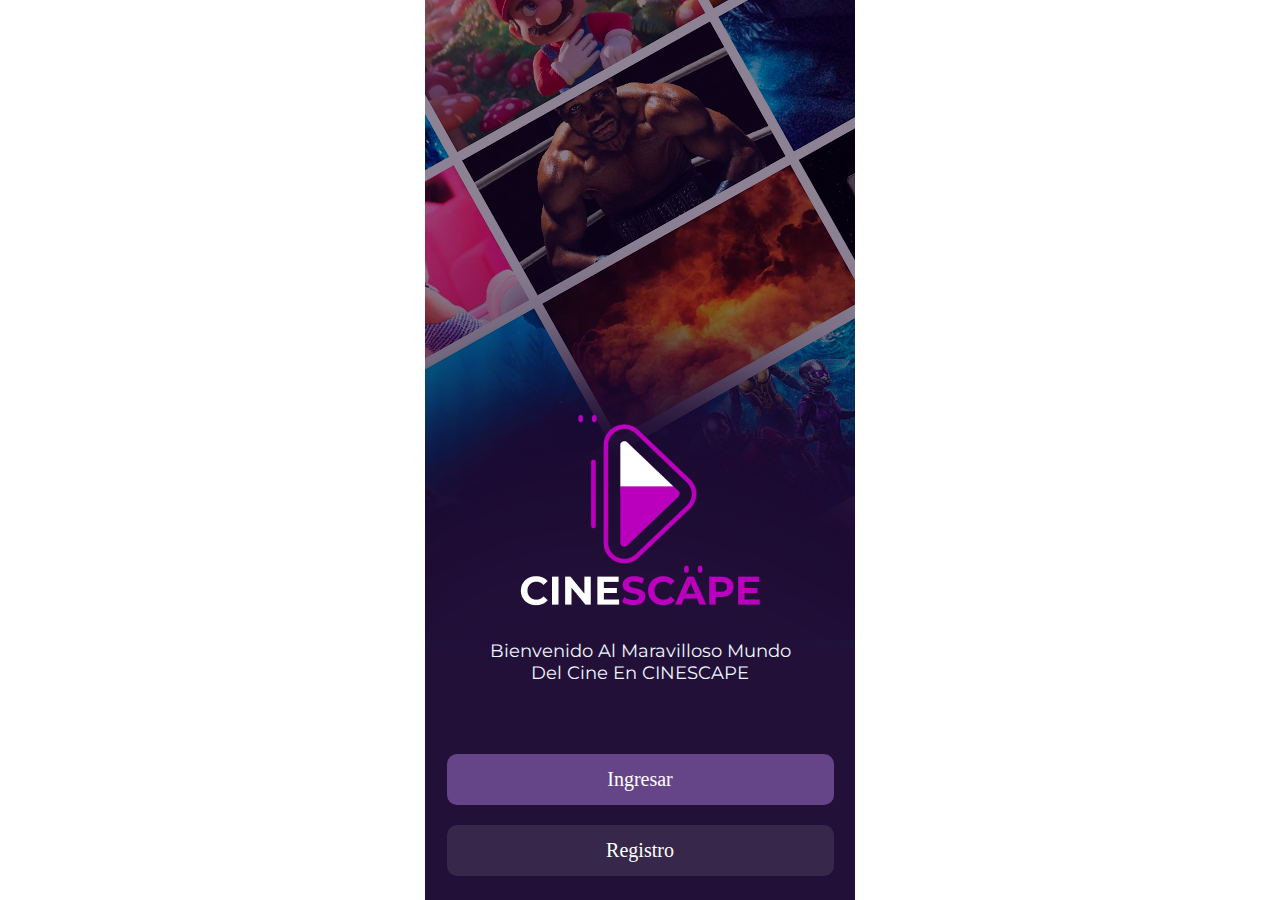
<file: index.html>
<!DOCTYPE html>
<html lang="en">
<head>
    <meta charset="UTF-8">
    <meta name="viewport" content="width=device-width, initial-scale=charset">
    <title>CINESCAPE</title>
    <link rel="stylesheet" href="css/styles.css">
</head>
<body>
    <section id="con-inicio">
    <div class="header">
        <a href="index.html" id="logo"> <img src="img/Logo.png" alt=""></a>
        <p>Bienvenido Al Maravilloso Mundo Del Cine En CINESCAPE</p>
        <a href="home.html" class="btn-principal">Ingresar</a>
        <a href="registro.html" class="btn-secundario">Registro</a>
    </div>
    </section>
    <script src="js/main.js"></script>
    
</body>
</html>
</file>
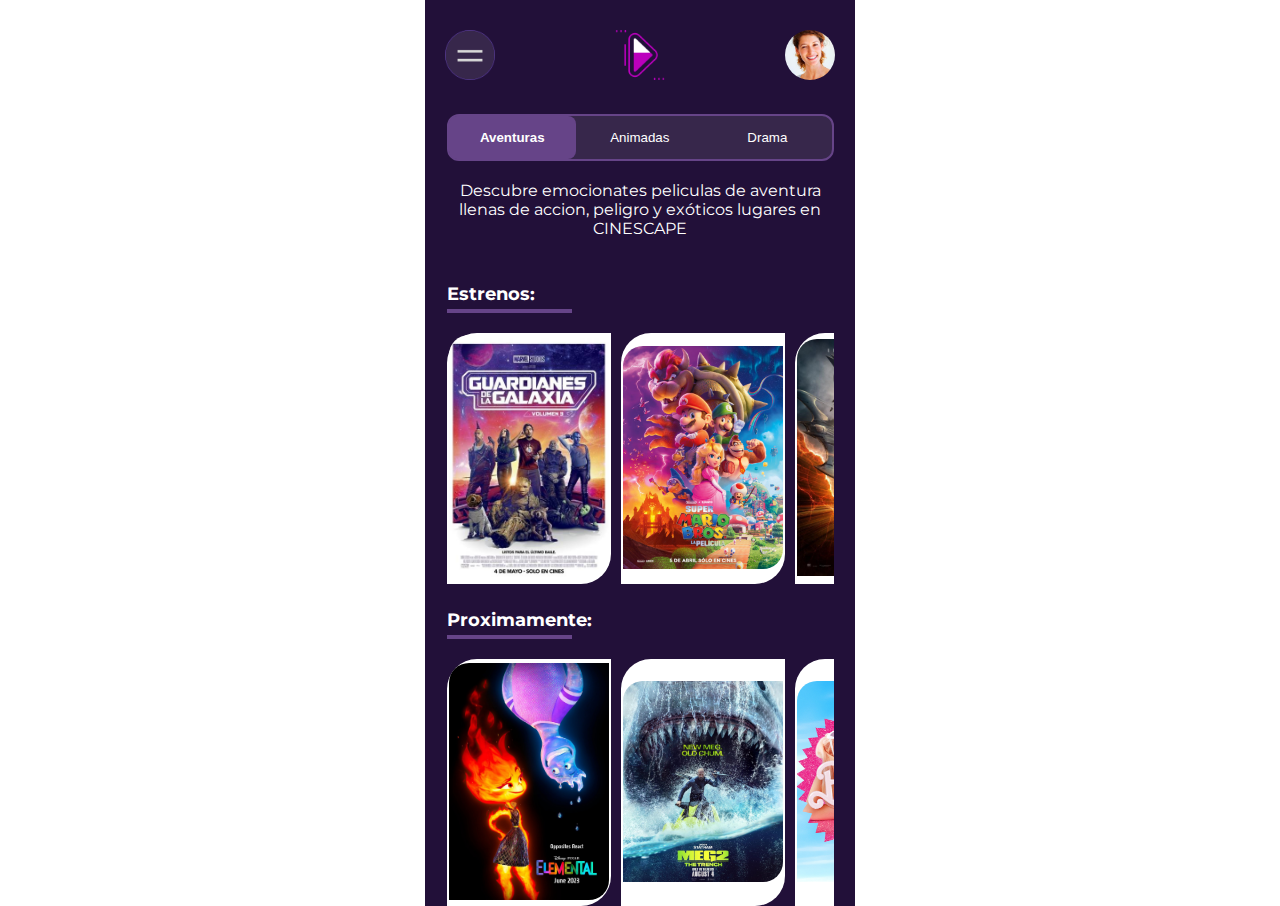
<file: home.html>
<!DOCTYPE html>
<html lang="en">
<head>
    <meta charset="UTF-8">
    <meta name="viewport" content="width=device-width, initial-scale=charset">
    <title>CINESCAPE | INICIO</title>
    <link rel="stylesheet" href="css/styles.css">
</head>
<body>
    <section id="con-home">
        <div id="panel-lateral">
            <button onclick="Panel()">
            <img src="img/menu.png" alt="Icon Menu">
            </button>
            <h2>Editar Mi Cuenta</h2>
            <hr>
            <ul>
                <a href="home.html">-Home</a>
                <a href="#">-Aventuras</a>
                <a href="#">-Animadas</a>
                <a href="#">-Drama</a>
                <a href="#">-Comedia</a>
                <a href="#">-Ficción</a>
                <a href="#">-Nacionales</a>
            </ul>
            <a class="cerrarSesion" href="index.html">Cerrar Sesión</a>
        </div>
        <div class="header">
            <a href="#" onclick="Panel()"><img src="img/menu.png" alt="Icon Menu"></a>
            <a href="#"><img src="img/icon-logo.png" alt="Icon Menu"></a>
            <a href="#"><img src="img/user.png" alt="Icon Menu"></a>
        </div>
        <div class="filtros">
            <button class="active">Aventuras</button>
            <button>Animadas</button>
            <button>Drama</button>
        </div>
        <p id="copy-category">
            Descubre emocionates peliculas de aventura llenas de accion, peligro y exóticos lugares en CINESCAPE 
        </p>

        <div id="cont-aventuras">
            <h2>Estrenos:</h2>
            <hr>
            <div class="cont-caratulas">
                <button class="caratula" onclick="abrirPelicula()">
                    <img src="img/guardianes3.jpg" alt="">
                </button>
                <button class="caratula" onclick="abrirPelicula1()">
                    <img src="img/mariobros.jpg" alt="">
                </button>
                <button class="caratula" onclick="abrirPelicula2()" >
                    <img src="img/flash.jpg" alt="">
                </button>
                <button class="caratula" onclick="abrirPelicula6()" >
                    <img src="img/Trolls_3.jpg" alt="">
                </button>
            </div>
        </div>
        <div id="cont-aventuras">
            <h2>Proximamente:</h2>
            <hr>
            <div class="cont-caratulas">
                <button class="caratula" onclick="abrirPelicula3()">
                    <img src="img/Elemental.jpg" alt="">
                </button>
                <button class="caratula" onclick="abrirPelicula4()">
                    <img src="img/megalodon.jpg" alt="">
                </button>
                <button class="caratula" onclick="abrirPelicula5()">
                    <img src="img/barbie.jpeg" alt="">
                </button>
                <button class="caratula" onclick="abrirPelicula7()" >
                    <img src="img/wonka_drama.jpg" alt="">
                </button>
            </div>
        </div>
        
        
        <div id="modal-pelicula">
            <button onclick="abrirPelicula()" class="modal" >X</button>
            <img src="img/guardianes3.jpg" class="caratula-img" alt="Guardianes">
            <img src="img/boton_play1.png" class="btn-play" alt="Boton Play">
            <h2>Guardianes de <br> la Galaxia 
            </h2>
            <p>Estreno: 04-Mayo-2023</p>
            <p>Accion/Aventura</p>
            <p>Aunque sigue afectado por la pérdida de Gamora, Peter Quill debe reunir a su equipo para defender el universo de una nueva amenaza o, en caso de fracasar, será el final de los Guardianes.</p>
        </div>

        <div id="modal-pelicula1">
            <button onclick="abrirPelicula1()" class="modal" >X</button>
            <img src="img/mariobros.jpg" class="caratula-img" alt="Mario Bros">
            <img src="img/boton_play1.png" class="btn-play" alt="Boton Play">
            <h2>Super Mario <br>
                Bros. La Pelicula 
            </h2>
            <p>Estreno: 06-Abril-2023</p>
            <p>Accion/Comedia</p>
            <p>Dos hermanos plomeros, Mario y Luigi, caen por las alcantarillas y llegan a un mundo subterráneo mágico en el que deben enfrentarse al malvado Bowser para rescatar a la princesa Peach, quien ha sido forzada a aceptar casarse con él.</p>
        </div>
        <div id="modal-pelicula2">
            <button onclick="abrirPelicula2()" class="modal">X</button>
            <img src="img/flash.jpg" class="caratula-img" alt="Flash">
            <img src="img/boton_play1.png" class="btn-play" alt="Boton Play">
            <h2>Flash<br>
                La Pelicula 
            </h2>
            <p>Estreno: 16-Junio-2023</p>
            <p>Accion/Fantasía</p>
            <p>Flash viaja a través del tiempo para evitar el asesinato de su madre, pero, sin saberlo, provoca una serie de cambios que originan la creación de un multiverso.</p>
        </div>

        <div id="modal-pelicula3">
            <button onclick="abrirPelicula3()" class="modal">X</button>
            <img src="img/Elemental.jpg" class="caratula-img" alt="Elementos">
            <img src="img/boton_play1.png" class="btn-play" alt="Boton Play">
            <h2>Elementos<br>
                La Pelicula 
            </h2>
            <p>Estreno: 16-Junio-2023</p>
            <p>Infantil/Romance</p>
            <p>En una ciudad en la que los elementos de fuego, agua, tierra y aire viven en distritos separados, una chica de fuego y un chico de agua descubren que, aunque la sociedad les diga lo contrario, tienen muchas cosas en común.</p>
        </div>

        <div id="modal-pelicula4">
            <button onclick="abrirPelicula4()" class="modal">X</button>
            <img src="img/megalodon.jpg" class="caratula-img" alt="Megalodon">
            <img src="img/boton_play1.png" class="btn-play" alt="Boton Play">
            <h2>Megalodón 2: El Gran<br>
                Abismo
            </h2>
            <p>Estreno: 04-Agosto-2023</p>
            <p>Acción/Ciencia ficción</p>
            <p>Jonas Taylor lidera un equipo de investigación en las profundidades del océano. Acorralados por colosales tiburones prehistóricos y despiadados bandidos, los científicos intentan sobrevivir a toda costa.</p>
        </div>

        <div id="modal-pelicula5">
            <button onclick="abrirPelicula5()" class="modal">X</button>
            <img src="img/barbie.jpeg" class="caratula-img" alt="barbie">
            <img src="img/boton_play1.png" class="btn-play" alt="Boton Play">
            <h2>Barbie<br>
                La Pelicula 
            </h2>
            <p>Estreno: 20-Julio-2023</p>
            <p>Comedia/Fantasía</p>
            <p>Después de ser expulsada de Barbieland por no ser una muñeca de aspecto perfecto, Barbie parte hacia el mundo humano para encontrar la verdadera felicidad.</p>
        </div>
        <div id="modal-pelicula6">
            <button onclick="abrirPelicula6()" class="modal">X</button>
            <img src="img/Trolls_3.jpg" class="caratula-img" alt="Trolls">
            <img src="img/boton_play1.png" class="btn-play" alt="Boton Play">
            <h2>Trolls 3: se armó<br>
                la banda 
            </h2>
            <p>Estreno: 17-Noviembre-2023</p>
            <p>Infantil/Comedia</p>
            <p>Branch y Poppy emprenden un viaje para salvar a Floyd, el hermano de Branch, al que ha secuestrado una pareja de villanos estrellas del pop.</p>
        </div>
        <div id="modal-pelicula7">
            <button onclick="abrirPelicula7()" class="modal">X</button>
            <img src="img/wonka_drama.jpg" class="caratula-img" alt="wonka">
            <img src="img/boton_play1.png" class="btn-play" alt="Boton Play">
            <h2>Wonka<br>
                La Pelicula 
            </h2>
            <p>Estreno: 06-Diciembre-2023</p>
            <p>Infantil/Fantasía</p>
            <p>Armado únicamente con muchos sueños y ganas de aventura, el joven chocolatero Willy Wonka conoce a los oompa-loompas y se dispone a cambiar el mundo.Armado únicamente con muchos sueños y ganas de aventura, el joven chocolatero Willy Wonka conoce a los oompa-loompas y se dispone a cambiar el mundo.
            </p>
        </div>

    </section>
    <script src="js/main.js"></script>
    
</body>
</html>
</file>
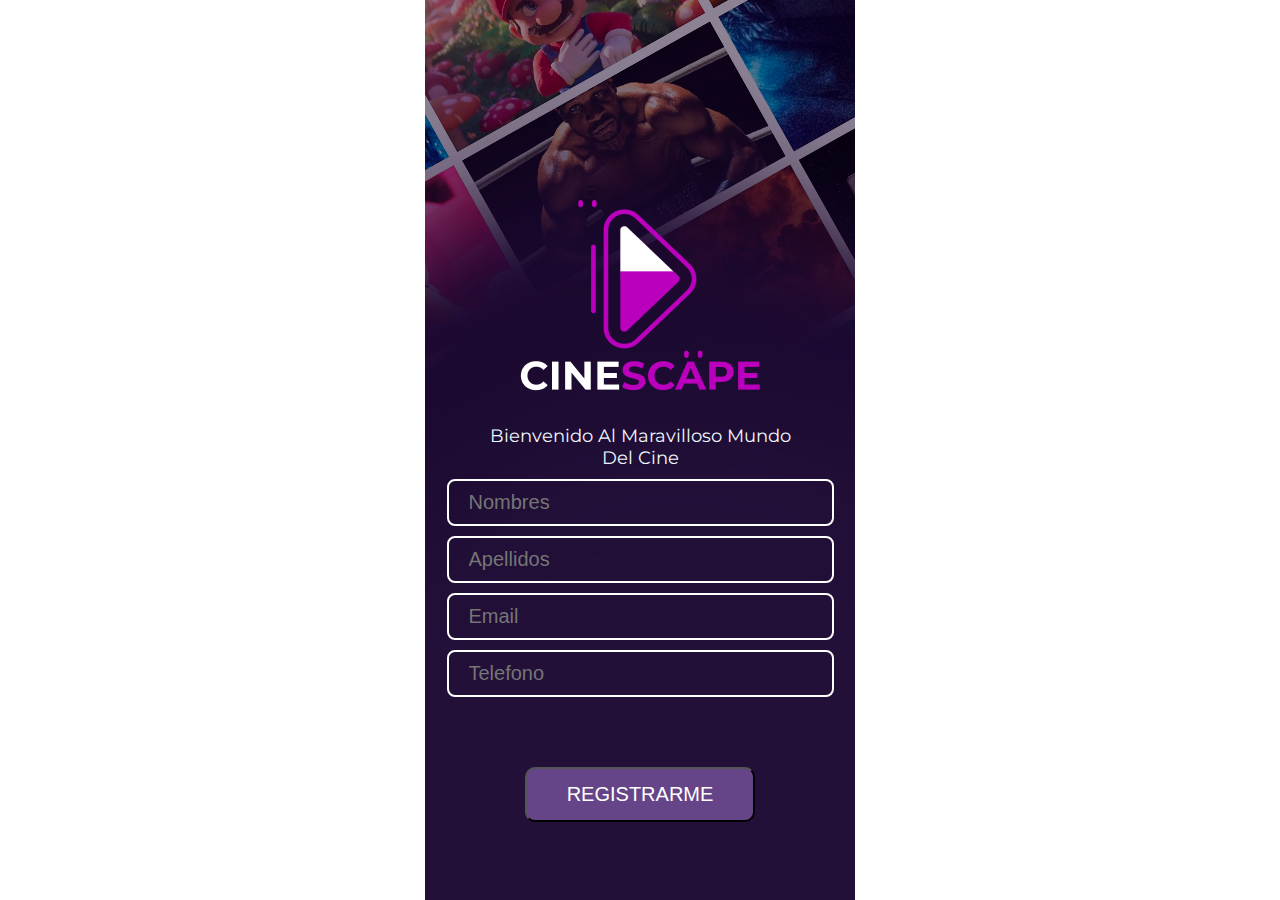
<file: registro.html>
<!DOCTYPE html>
<html lang="en">
<head>
    <meta charset="UTF-8">
    <meta name="viewport" content="width=device-width, initial-scale=charset">
    <title>CINESCAPE | REGISTRO</title>
    <link rel="stylesheet" href="css/styles.css">
</head>
<body>
    <section id="con-registro">
        <a href="index.html" id="logo"> <img src="img/Logo.png" alt=""></a>
        <p>Bienvenido Al Maravilloso Mundo Del Cine</p>

        <form action="">
            <input type="text" placeholder="Nombres">
            <input type="text" placeholder="Apellidos">
            <input type="email" placeholder="Email">
            <input type="text" placeholder="Telefono">
        </form>

        <button class="btn-principal">REGISTRARME</button>
    </section>
    <script src="js/main.js"></script>
    
</body>
</html>
</file>
<file: css/styles.css>
@import url('https://fonts.googleapis.com/css2?family=Montserrat:ital,wght@0,100..900;1,100..900&display=swap');
/*setear estilos por defecto*/

*{
    margin: 0;
    padding: 0;
    box-sizing: border-box;
}

:root{
    --color-primario:#664488;
    --color-secundario:#bb00bd;
    --color-fondo1: #221039;
    --color-fondo2:#37274b;
    --tipo-letra: "Montserrat", sans-serif;
}
#con-inicio{
    width: 100%;
    max-width: 430px;
    min-height: 100vh;
    margin: 0 auto;
    background: url("../img/home-img.png") var(--color-fondo1);
    text-align: center;
    padding-top: 415px;
}
#con-inicio p{
    color: aliceblue;
    font-size: 18px;
    padding: 0 60px;
    font-family: var(--tipo-letra);

}
.btn-principal{
    padding: 14px 40px;
    background: var(--color-primario);
    color:white;
    font-size: 20px;
    border-radius: 10px;
    display: block;
    max-width: 90%;
    margin: 70px auto 10px;
    text-decoration: none;

}
.btn-secundario{
    padding: 14px 40px;
    background: var(--color-fondo2);
    color:white;
    font-size: 20px;
    border-radius: 10px;
    display: block;
    max-width: 90%;
    margin: 20px auto 0;
    text-decoration: none;
}

/* Estilos  REGISTRO   */

#con-registro{
    width: 100%;
    max-width: 430px;
    min-height: 100vh;
    margin: 0 auto;
    background: url("../img/register-img.png") var(--color-fondo1);
    text-align: center;
    padding-top: 200px;
}

#con-registro p{
    color: aliceblue;
    font-size: 18px;
    padding: 0 60px;
    font-family: var(--tipo-letra);
}

#con-registro form{
    width: 90%;
    margin: 0 auto;
}

#con-registro form input{
    display: block;
    width: 100%;
    padding: 10px 20px;
    border: 2px solid #fff;
    background: transparent;
    color: #fff;
    font-size: 20px;
    margin: 10px 0;
    border-radius: 8px;
}

/* ESTILOS HOME */

#con-home{
    width: 100%;
    max-width: 430px;
    min-height: 100vh;
    margin: 0 auto;
    background: var(--color-fondo1);
    position: relative;
}

#con-home .header{
    display: flex;
    justify-content: space-between;
    padding: 30px 20px;
}

#con-home .header img{
    width: 50px;
}

#con-home .header a:nth-child(3) img{
    border-radius: 50%;
}

#con-home .filtros{
    width: 90%; 
    margin: 0 auto;
    display: flex;
    background: var(--color-fondo2);
    border: 2px solid var(--color-primario);
    border-radius: 12px;
    font-size: var(--tipo-letra);
}

#con-home .filtros button{
    background: transparent;
    padding:12px 10px ;
    width: 33.3%;
    border-radius: 8px;
    border-color:transparent;
    color: white;
}
#con-home .filtros button.active{ 
  background: var(--color-primario);
  font-weight: 600;
}

#copy-category{
    color: #fff;
    padding: 20px;
    text-align: center;
    font-family: var(--tipo-letra);
}

#cont-aventuras{
    width: 90%;
    margin: 0 auto;

}

#cont-aventuras h2{
    color: #fff;
    font-weight: 700;
    font-size: 18px;
    margin-top: 25px;    
    font-family: var(--tipo-letra);

}

#cont-aventuras hr{
    width: 125px;
    border: 2px solid var(--color-primario);
    margin: 4px 0 20px;
}

.cont-caratulas{
    display: flex;
    overflow-x: scroll;
}

.caratula{
    background: #fff;
    border: transparent;
    border-radius: 30px 0 30px 0;
    width: 170px;
    padding: 2px;
    margin: 0 10px 0 0;
    

}

.caratula img{
    width: 160px;
    border-radius: 20px 0 20px 0;
}

/* MODALES */

/* MODAL CERO */
#modal-pelicula{
    position: absolute;
    top: 0;
    left: 0;
    z-index: -99;
    background: #221039f2;
    padding: 20px;
    width: 100%;
    height: 100%;
    transition: 1s;
    display: none;
}

#modal-pelicula button{
    position: absolute;
    right: 20px;
    top: 20px;
    z-index: 99;
    background: transparent;
    border: transparent;
    font-size: 30px;
    color: #fff;
}

#modal-pelicula .caratula-img{
    width: 100%;
}

#modal-pelicula .btn-play{
    width: 60px;
    position: absolute;
    left: 0;
    right: 0;
    margin: 0 auto;
    top: 240px;
    z-index: 9;
}

#modal-pelicula h2{
    font-size: 32px;
    color: #fff;
    font-weight: 700;
    margin: 20px 0;
    display: inline-block;
    border-bottom: 4px solid var(--color-primario);

}

#modal-pelicula p{
    font-size: 18px;
    color: #fff;
    margin: 14px 0;

}
#modal-pelicula.modal{
    z-index: 9;
    display: block;
}

/* MODAL UNO */
#modal-pelicula1{
    position: absolute;
    top: 0;
    left: 0;
    z-index: -99;
    background: #221039f2;
    padding: 20px;
    width: 100%;
    height: 100%;
    transition: 1s;
    display: none;
}

#modal-pelicula1 button{
    position: absolute;
    right: 20px;
    top: 20px;
    z-index: 99;
    background: transparent;
    border: transparent;
    font-size: 30px;
    color: #fff;
}

#modal-pelicula1 .caratula-img{
    width: 100%;
}

#modal-pelicula1 .btn-play{
    width: 60px;
    position: absolute;
    left: 0;
    right: 0;
    margin: 0 auto;
    top: 240px;
    z-index: 9;
}

#modal-pelicula1 h2{
    font-size: 32px;
    color: #fff;
    font-weight: 700;
    margin: 20px 0;
    display: inline-block;
    border-bottom: 4px solid var(--color-primario);

}

#modal-pelicula1 p{
    font-size: 18px;
    color: #fff;
    margin: 14px 0;

}
#modal-pelicula1.modal{
    z-index: 9;
    display: block;
}


/* MODAL DOS */
#modal-pelicula2{
    position: absolute;
    top: 0;
    left: 0;
    z-index: -99;
    background: #221039f2;
    padding: 20px;
    width: 100%;
    height: 100%;
    transition: 1s;
    display: none;
}

#modal-pelicula2 button{
    position: absolute;
    right: 20px;
    top: 20px;
    z-index: 99;
    background: transparent;
    border: transparent;
    font-size: 30px;
    color: #fff;
}

#modal-pelicula2 .caratula-img{
    width: 100%;
}

#modal-pelicula2 .btn-play{
    width: 60px;
    position: absolute;
    left: 0;
    right: 0;
    margin: 0 auto;
    top: 240px;
    z-index: 9;
}

#modal-pelicula2 h2{
    font-size: 32px;
    color: #fff;
    font-weight: 700;
    margin: 20px 0;
    display: inline-block;
    border-bottom: 4px solid var(--color-primario);

}

#modal-pelicula2 p{
    font-size: 18px;
    color: #fff;
    margin: 14px 0;

}
#modal-pelicula2.modal{
    z-index: 9;
    display: block;
}

/* MODAL TRES */
#modal-pelicula3{
    position: absolute;
    top: 0;
    left: 0;
    z-index: -99;
    background: #221039f2;
    padding: 20px;
    width: 100%;
    height: 100%;
    transition: 1s;
    display: none;
}

#modal-pelicula3 button{
    position: absolute;
    right: 20px;
    top: 20px;
    z-index: 99;
    background: transparent;
    border: transparent;
    font-size: 30px;
    color: #fff;
}

#modal-pelicula3 .caratula-img{
    width: 100%;
}

#modal-pelicula3 .btn-play{
    width: 60px;
    position: absolute;
    left: 0;
    right: 0;
    margin: 0 auto;
    top: 240px;
    z-index: 9;
}

#modal-pelicula3 h2{
    font-size: 32px;
    color: #fff;
    font-weight: 700;
    margin: 20px 0;
    display: inline-block;
    border-bottom: 4px solid var(--color-primario);

}

#modal-pelicula3 p{
    font-size: 18px;
    color: #fff;
    margin: 14px 0;

}
#modal-pelicula3.modal{
    z-index: 9;
    display: block;
}

/* MODAL CUATRO */
#modal-pelicula4{
    position: absolute;
    top: 0;
    left: 0;
    z-index: -99;
    background: #221039f2;
    padding: 20px;
    width: 100%;
    height: 100%;
    transition: 1s;
    display: none;
}

#modal-pelicula4 button{
    position: absolute;
    right: 20px;
    top: 20px;
    z-index: 99;
    background: transparent;
    border: transparent;
    font-size: 30px;
    color: #fff;
}

#modal-pelicula4 .caratula-img{
    width: 100%;
}

#modal-pelicula4 .btn-play{
    width: 60px;
    position: absolute;
    left: 0;
    right: 0;
    margin: 0 auto;
    top: 240px;
    z-index: 9;
}

#modal-pelicula4 h2{
    font-size: 32px;
    color: #fff;
    font-weight: 700;
    margin: 20px 0;
    display: inline-block;
    border-bottom: 4px solid var(--color-primario);

}

#modal-pelicula4 p{
    font-size: 18px;
    color: #fff;
    margin: 14px 0;

}
#modal-pelicula4.modal{
    z-index: 9;
    display: block;
}

/* MODAL QUINTO */
#modal-pelicula5{
    position: absolute;
    top: 0;
    left: 0;
    z-index: -99;
    background: #221039f2;
    padding: 20px;
    width: 100%;
    height: 100%;
    transition: 1s;
    display: none;
}

#modal-pelicula5 button{
    position: absolute;
    right: 20px;
    top: 20px;
    z-index: 99;
    background: transparent;
    border: transparent;
    font-size: 30px;
    color: #fff;
}

#modal-pelicula5 .caratula-img{
    width: 100%;
}

#modal-pelicula5 .btn-play{
    width: 60px;
    position: absolute;
    left: 0;
    right: 0;
    margin: 0 auto;
    top: 240px;
    z-index: 9;
}

#modal-pelicula5 h2{
    font-size: 32px;
    color: #fff;
    font-weight: 700;
    margin: 20px 0;
    display: inline-block;
    border-bottom: 4px solid var(--color-primario);

}

#modal-pelicula5 p{
    font-size: 18px;
    color: #fff;
    margin: 14px 0;

}
#modal-pelicula5.modal{
    z-index: 9;
    display: block;
}

/* MODAL SEXTO */
#modal-pelicula6{
    position: absolute;
    top: 0;
    left: 0;
    z-index: -99;
    background: #221039f2;
    padding: 20px;
    width: 100%;
    height: 100%;
    transition: 1s;
    display: none;
}

#modal-pelicula6 button{
    position: absolute;
    right: 20px;
    top: 20px;
    z-index: 99;
    background: transparent;
    border: transparent;
    font-size: 30px;
    color: #fff;
}

#modal-pelicula6 .caratula-img{
    width: 100%;
}

#modal-pelicula6 .btn-play{
    width: 60px;
    position: absolute;
    left: 0;
    right: 0;
    margin: 0 auto;
    top: 240px;
    z-index: 9;
}

#modal-pelicula6 h2{
    font-size: 32px;
    color: #fff;
    font-weight: 700;
    margin: 20px 0;
    display: inline-block;
    border-bottom: 4px solid var(--color-primario);

}

#modal-pelicula6 p{
    font-size: 18px;
    color: #fff;
    margin: 14px 0;

}
#modal-pelicula6.modal{
    z-index: 9;
    display: block;
}

/* MODAL SEPTIMO */
#modal-pelicula7{
    position: absolute;
    top: 0;
    left: 0;
    z-index: -99;
    background: #221039f2;
    padding: 20px;
    width: 100%;
    height: 100%;
    transition: 1s;
    display: none;
}

#modal-pelicula7 button{
    position: absolute;
    right: 20px;
    top: 20px;
    z-index: 99;
    background: transparent;
    border: transparent;
    font-size: 30px;
    color: #fff;
}

#modal-pelicula7 .caratula-img{
    width: 100%;
}

#modal-pelicula7 .btn-play{
    width: 60px;
    position: absolute;
    left: 0;
    right: 0;
    margin: 0 auto;
    top: 240px;
    z-index: 9;
}

#modal-pelicula7 h2{
    font-size: 32px;
    color: #fff;
    font-weight: 700;
    margin: 20px 0;
    display: inline-block;
    border-bottom: 4px solid var(--color-primario);

}

#modal-pelicula7 p{
    font-size: 18px;
    color: #fff;
    margin: 14px 0;

}
#modal-pelicula7.modal{
    z-index: 9;
    display: block;
}


/* PANEL LATERAL */
#panel-lateral{
    width: 330px;
    height: 100%;
    position: absolute;
    left: -1500px;
    top: 0;
    z-index: 100;
    background: var(--color-fondo1);
    transition: 1s;
    border: 4px solid var(--color-primario);  
}

#panel-lateral.active{
    left: 0;
    z-index: 100;
    transition: 1s;
}

#panel-lateral button{
    position: absolute;
    background: transparent;
    border: transparent;
    left: 300px;
    padding-top: 25px;
    font-size: 30px;
    color: #fff;
}

#panel-lateral img{
    width: 50px;
}


#panel-lateral a:nth-child(1) img{
    border-radius: 40%;
}

#panel-lateral h2{
    color: #ffffff;
    font-size: 21px;
    font-family: var(--tipo-letra);
    padding: 120px 40px 0;
    padding-bottom: 5px;
    
}

#panel-lateral hr{
    width: 155px;
    border: 2px solid var(--color-primario);
    margin-left: 38px;
}

#panel-lateral ul{
   width: 50%;
   margin: 135px 0 135px 30px;
}

#panel-lateral ul a{
    display: block;
    padding: 12px;
    color: #ffffff;
    text-decoration: none;
    font-size: 16px;
    font-family: var(--tipo-letra);
    font-weight: 600;
   
}

#panel-lateral .cerrarSesion{
    color: #fff;
    font-size: 16px;
    font-weight: bold;
    text-decoration: none;
    margin: 0 40px;
    font-family: var(--tipo-letra);
    
}

#panel-lateral a:hover{
    border-bottom:  3px solid #fff;
}
</file>
